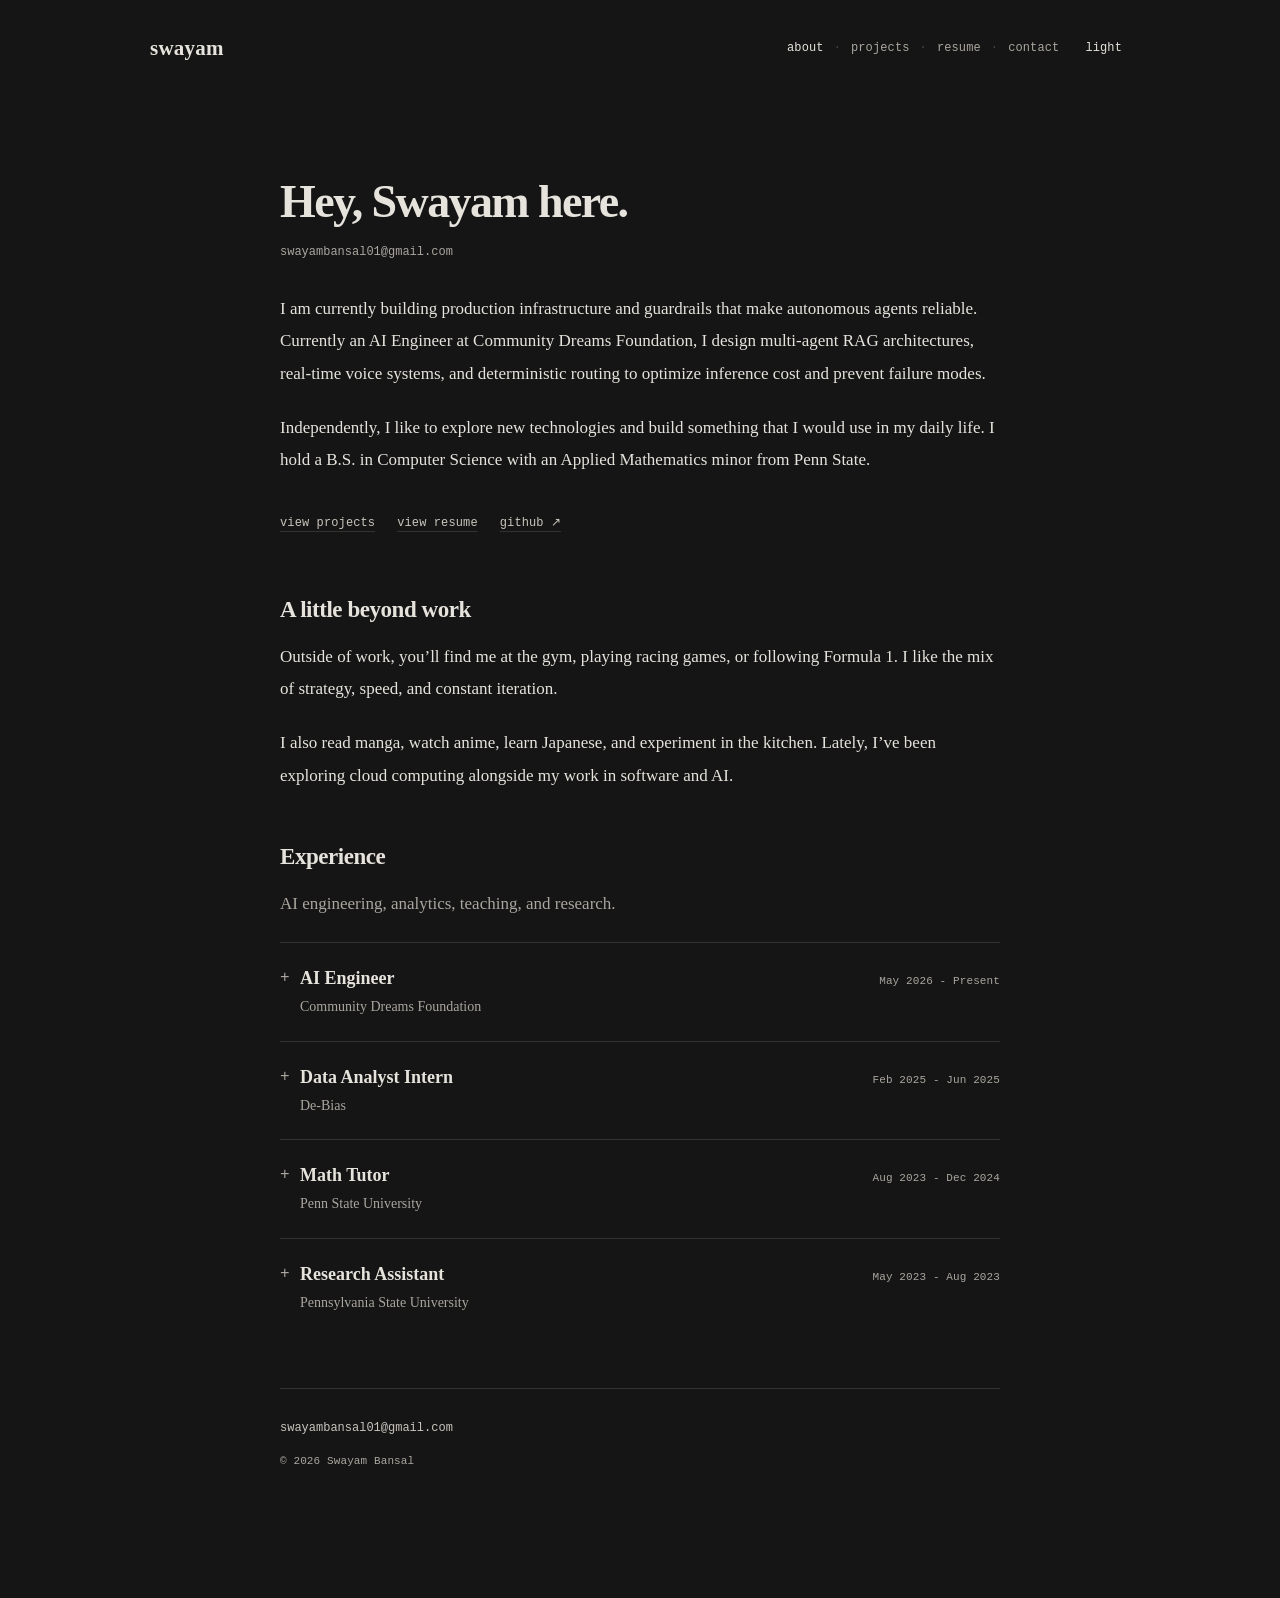
<file: index.html>
<!DOCTYPE html>
<html lang="en">
  <head>
    <meta charset="UTF-8" />
    <meta name="viewport" content="width=device-width, initial-scale=1.0" />
    <title>Swayam Bansal | About</title>
    <meta
      name="description"
      content="About and experience page for Swayam Bansal."
    />
    <link rel="stylesheet" href="styles.css?v=20261010-3" />
  </head>
  <body data-page="about">
    <div class="page-shell">
      <header class="site-header">
        <a class="brand" href="index.html">swayam</a>
        <div class="header-actions">
          <nav class="site-nav" aria-label="Primary navigation">
            <a href="index.html" aria-current="page">about</a>
            <a href="projects.html">projects</a>
            <a href="resume.html">resume</a>
            <a href="mailto:swayambansal01@gmail.com">contact</a>
          </nav>
          <button class="theme-toggle" type="button" aria-label="Toggle dark and light mode">
            <span class="theme-toggle-text">light</span>
          </button>
        </div>
      </header>

      <main class="content-column">
        <section class="hero">
          <h1>Hey, Swayam here.</h1>
          <a class="intro-email" href="mailto:swayambansal01@gmail.com">swayambansal01@gmail.com</a>
          <p class="hero-lead">
            I am currently building production infrastructure and guardrails that make autonomous agents reliable. Currently an AI Engineer at Community Dreams Foundation, I design multi-agent RAG architectures, real-time voice systems, and deterministic routing to optimize inference cost and prevent failure modes. 
          </p>
          <p class="hero-body">
            Independently, I like to explore new technologies and build something that I would use in my daily life. I hold a B.S. in Computer Science with an Applied Mathematics minor from Penn State.
          </p>
          <div class="hero-links">
            <a href="projects.html">view projects</a>
            <a href="resume.html">view resume</a>
            <a href="https://github.com/Swayam-Bansal">github ↗</a>
          </div>
        </section>

        <section id="about" class="section-block">
          <h2>A little beyond work</h2>
          <p>
            Outside of work, you’ll find me at the gym, playing racing games,
            or following Formula 1. I like the mix of strategy, speed, and
            constant iteration.
          </p>
          <p>
            I also read manga, watch anime, learn Japanese, and experiment in the
            kitchen. Lately, I’ve been exploring cloud computing alongside my
            work in software and AI.
          </p>
        </section>

        <section id="experience" class="section-block">
          <h2>Experience</h2>
          <p class="section-intro">
            AI engineering, analytics, teaching, and research.
          </p>
          <div id="experience-list" class="stack-list"></div>
        </section>
      </main>

      <footer class="site-footer site-footer-minimal">
        <a class="footer-email" href="mailto:swayambansal01@gmail.com"
          >swayambansal01@gmail.com</a
        >
        <p class="footer-meta">© <span id="year"></span> Swayam Bansal</p>
      </footer>
    </div>

    <script src="script.js?v=20261010-3"></script>
  </body>
</html>
</file>
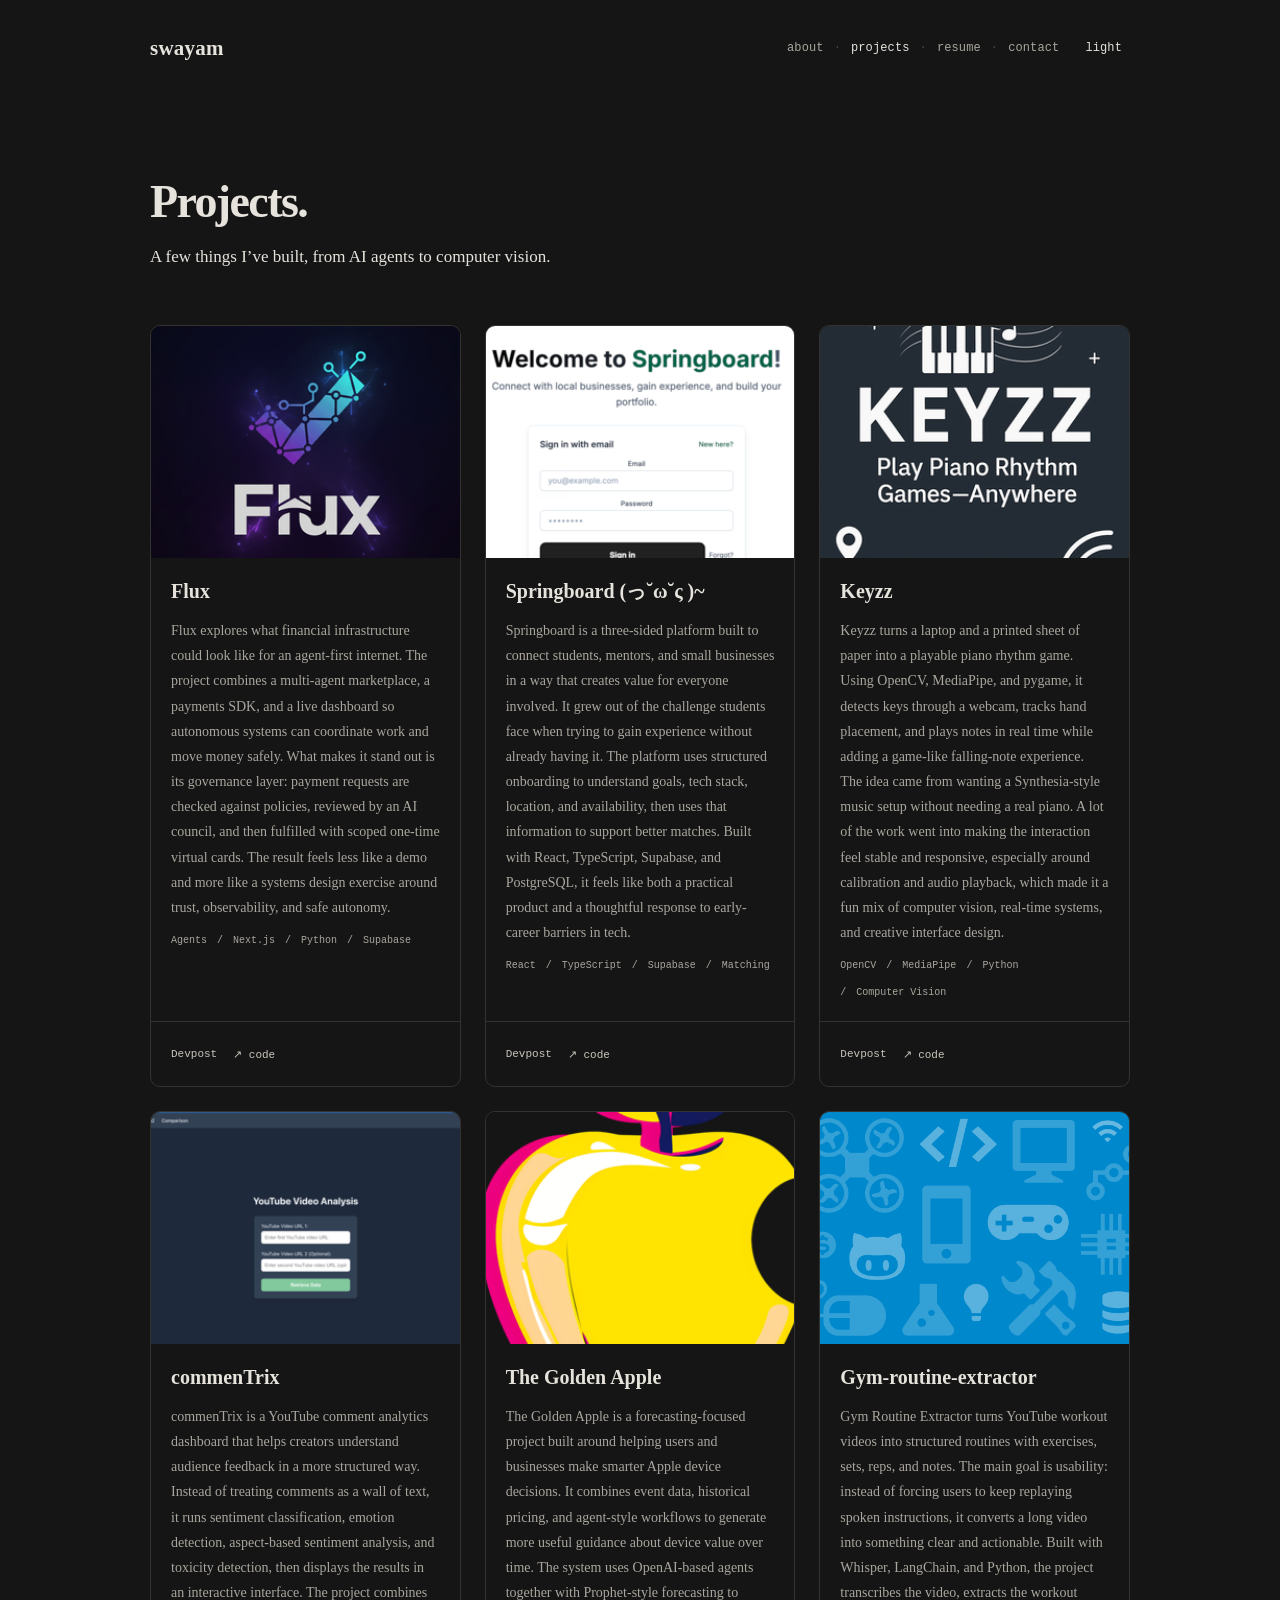
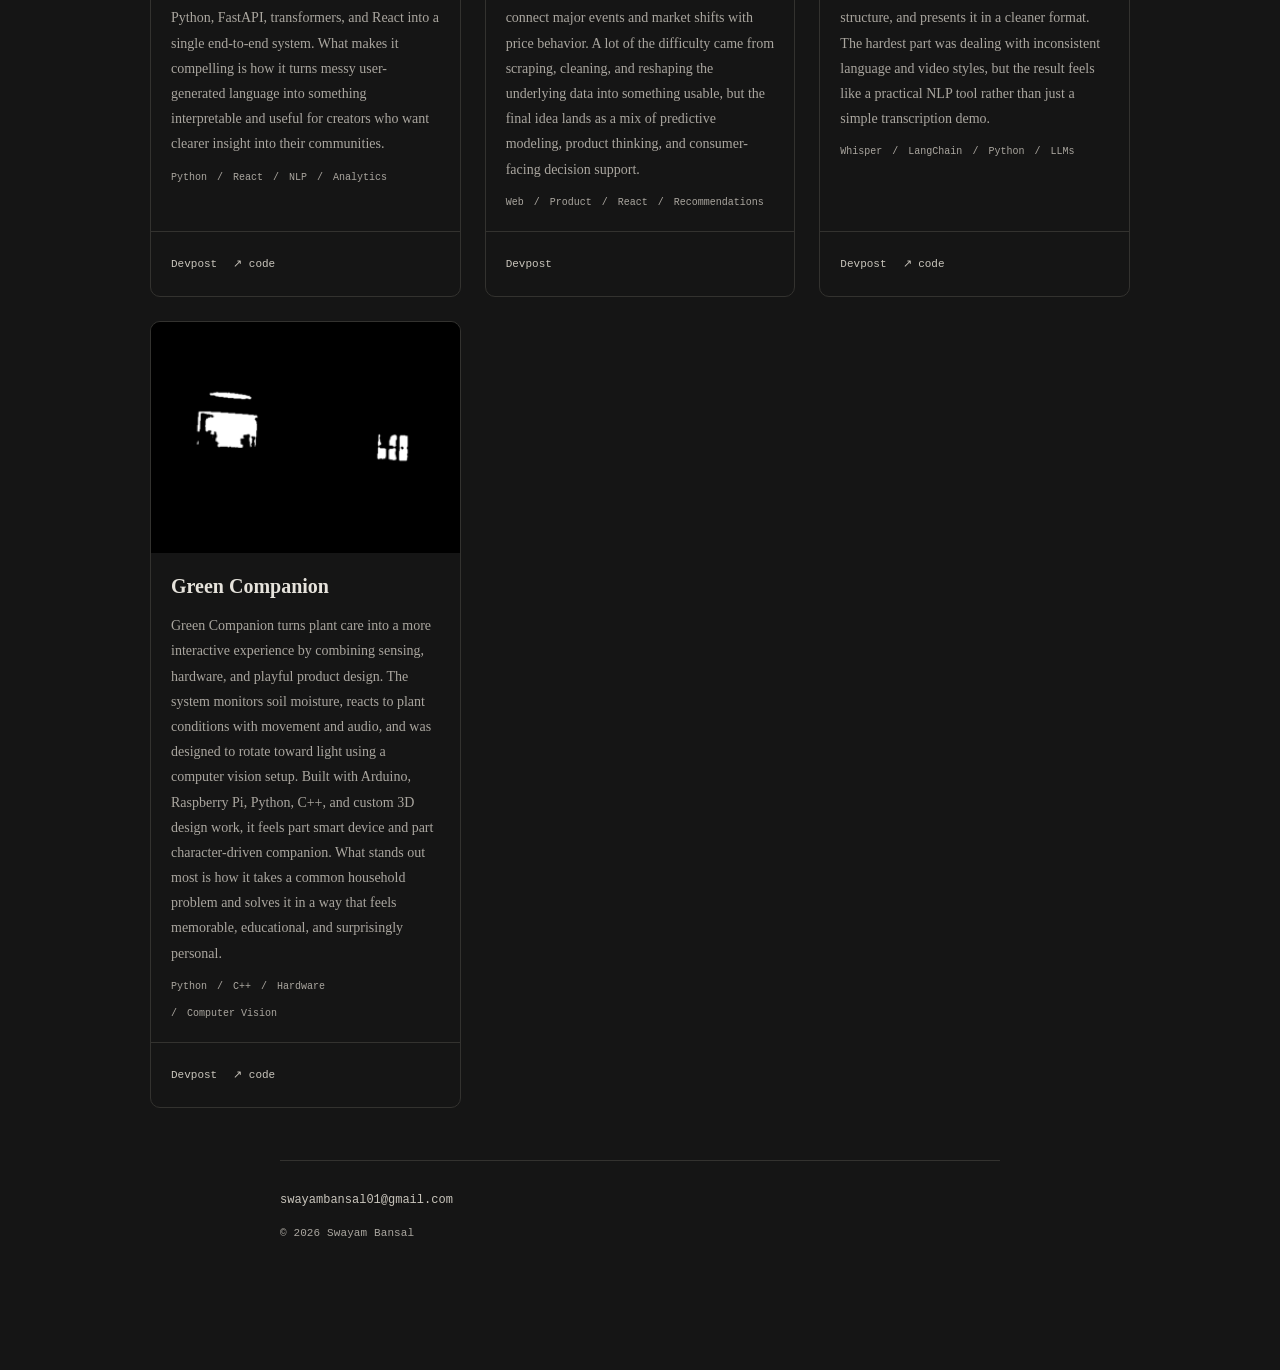
<file: projects.html>
<!DOCTYPE html>
<html lang="en">
  <head>
    <meta charset="UTF-8" />
    <meta name="viewport" content="width=device-width, initial-scale=1.0" />
    <title>Swayam Bansal | Projects</title>
    <meta
      name="description"
      content="Projects page for Swayam Bansal featuring Devpost work."
    />
    <link rel="stylesheet" href="styles.css?v=20261010-3" />
  </head>
  <body data-page="projects">
    <div class="page-shell">
      <header class="site-header">
        <a class="brand" href="index.html">swayam</a>
        <div class="header-actions">
          <nav class="site-nav" aria-label="Primary navigation">
            <a href="index.html">about</a>
            <a href="projects.html" aria-current="page">projects</a>
            <a href="resume.html">resume</a>
            <a href="mailto:swayambansal01@gmail.com">contact</a>
          </nav>
          <button class="theme-toggle" type="button" aria-label="Toggle dark and light mode">
            <span class="theme-toggle-text">light</span>
          </button>
        </div>
      </header>

      <main class="content-column">
        <section class="hero hero-compact">
          <h1>Projects.</h1>
          <p class="hero-lead">A few things I’ve built, from AI agents to computer vision.</p>
        </section>

        <section class="section-block">
          <div id="project-list" class="stack-list"></div>
        </section>
      </main>

      <footer class="site-footer site-footer-minimal">
        <a class="footer-email" href="mailto:swayambansal01@gmail.com"
          >swayambansal01@gmail.com</a
        >
        <p class="footer-meta">© <span id="year"></span> Swayam Bansal</p>
      </footer>
    </div>

    <script src="script.js?v=20261010-3"></script>
  </body>
</html>
</file>
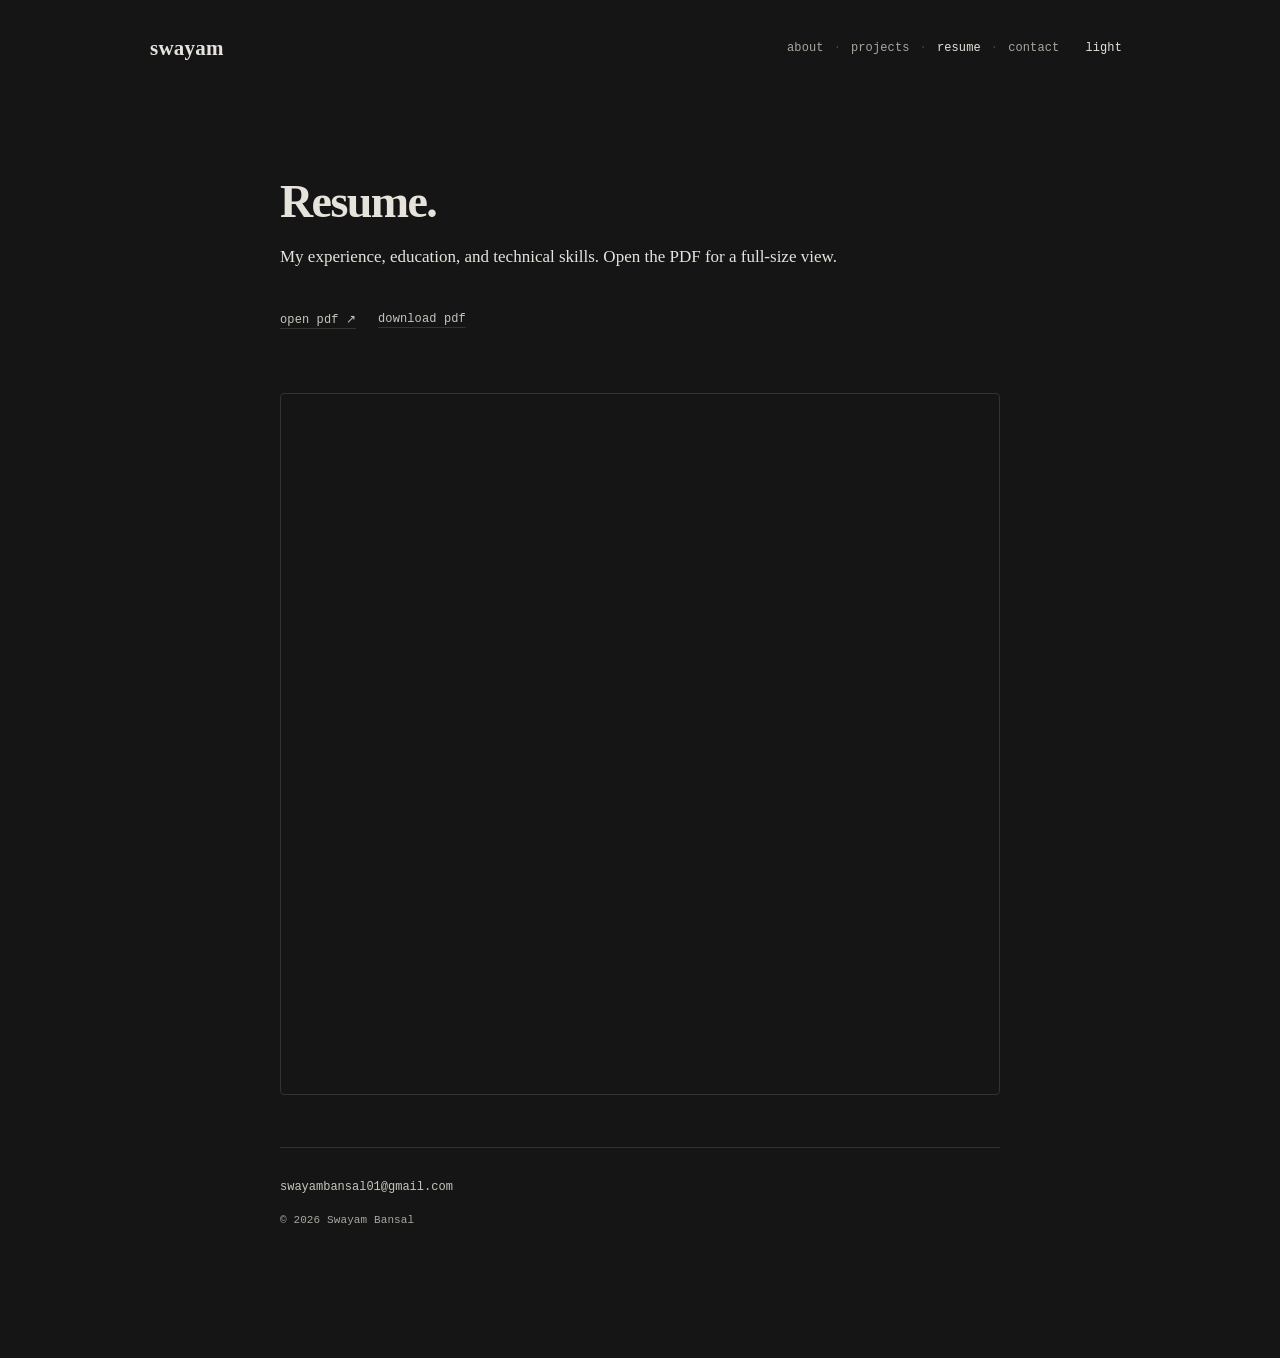
<file: resume.html>
<!DOCTYPE html>
<html lang="en">
  <head>
    <meta charset="UTF-8" />
    <meta name="viewport" content="width=device-width, initial-scale=1.0" />
    <title>Swayam Bansal | Resume</title>
    <meta
      name="description"
      content="Resume page for Swayam Bansal."
    />
    <link rel="stylesheet" href="styles.css?v=20261010-3" />
  </head>
  <body data-page="resume">
    <div class="page-shell">
      <header class="site-header">
        <a class="brand" href="index.html">swayam</a>
        <div class="header-actions">
          <nav class="site-nav" aria-label="Primary navigation">
            <a href="index.html">about</a>
            <a href="projects.html">projects</a>
            <a href="resume.html" aria-current="page">resume</a>
            <a href="mailto:swayambansal01@gmail.com">contact</a>
          </nav>
          <button class="theme-toggle" type="button" aria-label="Toggle dark and light mode">
            <span class="theme-toggle-text">light</span>
          </button>
        </div>
      </header>

      <main class="content-column">
        <section class="hero hero-compact">
          <h1>Resume.</h1>
          <p class="hero-lead">
            My experience, education, and technical skills. Open the PDF for a full-size view.
          </p>
          <div class="hero-links">
            <a href="assets/resume.pdf?v=20261010" target="_blank" rel="noreferrer">open pdf ↗</a>
            <a href="assets/resume.pdf?v=20261010" download="Swayam-Bansal-Resume.pdf">download pdf</a>
          </div>
        </section>

        <section class="section-block">
          <a class="resume-mobile-preview" href="assets/resume.pdf?v=20261010" target="_blank" rel="noreferrer" aria-label="Open Swayam Bansal's resume PDF in full size">
            <img src="assets/resume-preview.png" alt="Preview of Swayam Bansal's updated resume. Open the PDF using the links above to read or download the full document." />
            <span>Tap to open the full-size PDF ↗</span>
          </a>
          <div class="resume-frame">
            <iframe
              class="resume-embed"
              src="assets/resume.pdf?v=20261010#view=FitH"
              title="Swayam Bansal resume"
            ></iframe>
          </div>
        </section>
      </main>

      <footer class="site-footer site-footer-minimal">
        <a class="footer-email" href="mailto:swayambansal01@gmail.com"
          >swayambansal01@gmail.com</a
        >
        <p class="footer-meta">© <span id="year"></span> Swayam Bansal</p>
      </footer>
    </div>

    <script src="script.js?v=20261010-3"></script>
  </body>
</html>
</file>
<file: styles.css>
:root {
  --bg: #071019;
  --bg-elevated: #0b1726;
  --bg-soft: #0c1521;
  --panel: rgba(255, 255, 255, 0.035);
  --panel-strong: rgba(255, 255, 255, 0.05);
  --text: #ebf1f7;
  --muted: #9ca9b8;
  --line: rgba(157, 174, 194, 0.18);
  --line-strong: rgba(157, 174, 194, 0.3);
  --accent: #dff178;
  --accent-soft: #a8b8ff;
  --max-width: 760px;
  --sans: Georgia, "Times New Roman", serif;
  --ui: "Avenir Next", "Segoe UI", sans-serif;
  --mono: "SFMono-Regular", Menlo, Monaco, Consolas, monospace;
  --shadow-soft: 0 16px 48px rgba(0, 0, 0, 0.18);
  --shell-gutter: 32px;
}

/* Shared typography and colors across the portfolio. */
body[data-page] {
  --bg: #151515;
  --text: #e6e3dc;
  --muted: #aaa69f;
  --accent: #e6e3dc;
  --accent-soft: #c9c5bc;
  --line: #33322f;
  background: var(--bg);
  -webkit-font-smoothing: antialiased;
}

html[data-theme="light"] body[data-page] {
  --bg: #faf9f6;
  --text: #292824;
  --muted: #69665f;
  --accent: #292824;
  --accent-soft: #555149;
  --line: #dedbd4;
}

html[data-theme="light"] {
  --bg: #f3f6fa;
  --bg-elevated: #ffffff;
  --bg-soft: #eef2f6;
  --panel: rgba(255, 255, 255, 0.92);
  --panel-strong: rgba(255, 255, 255, 0.98);
  --text: #182432;
  --muted: #627181;
  --line: rgba(106, 124, 144, 0.18);
  --line-strong: rgba(106, 124, 144, 0.32);
  --accent: #1d3557;
  --accent-soft: #325d88;
  --shadow-soft: 0 12px 32px rgba(33, 52, 74, 0.08);
}

* {
  box-sizing: border-box;
}

html {
  scroll-behavior: smooth;
}

body {
  margin: 0;
  min-height: 100vh;
  color: var(--text);
  font-family: var(--sans);
  background:
    radial-gradient(circle at top right, rgba(168, 184, 255, 0.08), transparent 28%),
    radial-gradient(circle at top left, rgba(223, 241, 120, 0.05), transparent 22%),
    linear-gradient(180deg, var(--bg) 0%, var(--bg-elevated) 48%, var(--bg) 100%);
}

a {
  color: inherit;
}

p {
  margin: 0;
}

.page-shell {
  width: min(calc(100% - var(--shell-gutter)), 980px);
  margin: 0 auto;
  padding: 28px 0 56px;
}

.site-header {
  display: flex;
  flex-wrap: wrap;
  justify-content: space-between;
  gap: 14px 24px;
  padding-bottom: 18px;
  margin-bottom: 28px;
  border-bottom: 1px solid var(--line);
  font-family: var(--ui);
}

.header-actions {
  display: flex;
  flex-wrap: wrap;
  align-items: center;
  justify-content: flex-end;
  gap: 14px 18px;
}

.brand,
.site-nav a,
.hero-links a,
.theme-toggle,
.fact-label,
.item-meta,
.skill-label,
.footer-meta {
  font-family: var(--mono);
  font-size: 0.9rem;
  letter-spacing: 0.01em;
}

.brand {
  text-decoration: none;
  color: var(--accent);
}

.site-nav {
  display: flex;
  flex-wrap: wrap;
  gap: 10px;
}

.site-nav a {
  text-decoration: none;
  color: var(--muted);
}

.site-nav a[aria-current="page"] {
  color: var(--text);
}

.theme-toggle {
  min-width: 78px;
  height: 36px;
  padding: 0 14px;
  border: 1px solid var(--line);
  border-radius: 999px;
  background: var(--panel);
  color: var(--text);
  cursor: pointer;
  transition:
    border-color 180ms ease,
    transform 180ms ease,
    background 180ms ease;
}

.theme-toggle:hover,
.theme-toggle:focus-visible {
  transform: translateY(-1px);
  border-color: var(--line-strong);
}

.site-nav a::after {
  content: "·";
  margin-left: 10px;
  color: var(--line-strong);
}

.site-nav a:last-child::after {
  content: "";
  margin: 0;
}

.content-column,
.site-footer {
  width: min(100%, var(--max-width));
}

body[data-page="projects"] .content-column {
  width: 100%;
  max-width: none;
}

.hero,
.section-block,
.site-footer {
  margin: 0 auto 72px;
}

.hero-kicker,
.section-intro,
.site-footer p {
  color: var(--muted);
}

.hero-kicker {
  margin-bottom: 14px;
  font-family: var(--mono);
  font-size: 0.88rem;
  text-transform: lowercase;
}

.hero h1 {
  margin: 0 0 22px;
  max-width: 10.5ch;
  font-size: clamp(3.45rem, 8.8vw, 5.25rem);
  line-height: 0.92;
  letter-spacing: -0.05em;
  font-weight: 600;
}

.hero-compact h1 {
  font-size: clamp(2.9rem, 8vw, 4.4rem);
}

.hero-lead,
.hero-body,
.section-block p,
.resume-frame p,
.site-footer p {
  font-size: 1.15rem;
  line-height: 2;
}

.hero-body,
.section-block p + p {
  margin-top: 26px;
}

.hero-links,
.inline-facts {
  display: flex;
  flex-wrap: wrap;
  gap: 12px 18px;
  margin-top: 34px;
}

.hero-links a {
  color: var(--accent-soft);
  text-decoration: none;
}

.hero-links a:hover,
.site-nav a:hover,
.site-nav a:focus-visible,
.hero-links a:focus-visible {
  color: var(--text);
}

.section-block h2,
.site-footer h2 {
  margin: 0 0 22px;
  font-family: var(--ui);
  font-size: 1.05rem;
  font-weight: 600;
  letter-spacing: 0.08em;
  text-transform: uppercase;
  color: var(--accent);
}

.section-intro {
  margin-bottom: 30px;
}

#project-list {
  display: grid;
  grid-template-columns: repeat(3, minmax(0, 1fr));
  gap: 24px;
  width: 100%;
}

.stack-list {
  display: grid;
  gap: 34px;
}

.list-item {
  padding-top: 28px;
  border-top: 1px solid var(--line);
}

.project-card {
  display: flex;
  flex-direction: column;
  min-height: 100%;
  overflow: hidden;
  padding: 0;
  border: 1px solid var(--line);
  border-radius: 18px;
  background: linear-gradient(180deg, var(--panel-strong), var(--panel));
  transition:
    transform 180ms ease,
    border-color 180ms ease,
    box-shadow 180ms ease;
}

.project-card:hover {
  transform: translateY(-2px);
  border-color: var(--line-strong);
  box-shadow: var(--shadow-soft);
}

.project-card-image {
  display: block;
  aspect-ratio: 1.08 / 1;
  overflow: hidden;
  background: var(--bg-elevated);
}

.project-card-image img {
  width: 100%;
  height: 100%;
  object-fit: cover;
  display: block;
}

.project-card-body {
  padding: 15px 16px 12px;
}

.project-card-title-link {
  text-decoration: none;
}

.project-card-title {
  margin: 0;
  color: var(--text);
  font-family: var(--ui);
  font-size: 0.96rem;
  font-weight: 700;
  line-height: 1.3;
}

.project-card-tagline {
  margin-top: 8px;
  color: var(--muted);
  font-size: 0.81rem;
  line-height: 1.45;
  font-style: italic;
  display: -webkit-box;
  -webkit-box-orient: vertical;
  -webkit-line-clamp: 2;
  overflow: hidden;
}

.project-card-summary {
  margin-top: 12px;
  color: var(--text);
  font-size: 0.81rem;
  line-height: 1.5;
  display: -webkit-box;
  -webkit-box-orient: vertical;
  -webkit-line-clamp: 4;
  overflow: hidden;
}

.project-card-tags {
  margin-top: 12px;
}

.project-card-footer {
  margin-top: auto;
  padding: 11px 16px 13px;
  border-top: 1px solid var(--line);
}

.project-card-links {
  display: flex;
  flex-wrap: wrap;
  gap: 12px 16px;
}

.project-card-link {
  color: var(--accent-soft);
  text-decoration: none;
  font-family: var(--mono);
  font-size: 0.73rem;
}

.project-card-link code {
  color: inherit;
  background: transparent;
  padding: 0;
  font-family: var(--mono);
  font-size: inherit;
}

.list-item:first-child {
  padding-top: 0;
  border-top: 0;
}

.item-header {
  display: flex;
  flex-wrap: wrap;
  justify-content: space-between;
  gap: 8px 18px;
  align-items: baseline;
}

.item-title {
  margin: 0;
  font-size: 1.35rem;
  line-height: 1.45;
  font-weight: 600;
}

.item-meta {
  color: var(--muted);
}

.item-subtitle {
  margin-top: 10px;
  color: var(--muted);
  font-family: var(--ui);
  font-size: 1rem;
}

.item-description {
  margin-top: 18px;
  line-height: 1.95;
}

.tag-row,
.skills-list {
  display: flex;
  flex-wrap: wrap;
  gap: 10px;
}

.tag,
.skill-chip,
.fact-pill {
  padding: 6px 12px;
  border: 1px solid var(--line);
  border-radius: 999px;
  color: var(--muted);
  font-family: var(--ui);
  font-size: 0.96rem;
  background: rgba(255, 255, 255, 0.02);
}

.item-links {
  display: flex;
  flex-wrap: wrap;
  gap: 12px 18px;
  margin-top: 20px;
}

.item-links a {
  color: var(--accent-soft);
  text-decoration: none;
  font-family: var(--mono);
  font-size: 0.9rem;
}

.item-links a code {
  font-family: var(--mono);
  font-size: 0.9rem;
  color: inherit;
  background: transparent;
  padding: 0;
}

.bullet-list {
  margin: 22px 0 0;
  padding-left: 24px;
}

.bullet-list li {
  margin: 16px 0 0;
  color: var(--muted);
  line-height: 1.95;
}

.skill-group {
  width: 100%;
  padding-top: 18px;
  border-top: 1px solid var(--line);
}

.skill-group:first-child {
  padding-top: 0;
  border-top: 0;
}

.skill-label {
  margin-bottom: 12px;
  color: var(--accent);
}

.section-header-row {
  display: flex;
  flex-wrap: wrap;
  justify-content: space-between;
  gap: 14px 24px;
  align-items: end;
}

.compact-links {
  margin-top: 0;
}

.resume-frame {
  overflow: hidden;
  margin-top: 28px;
  border: 1px solid var(--line);
  border-radius: 16px;
  background: var(--bg-soft);
  height: clamp(520px, 78vh, 1120px);
}

.resume-embed {
  width: 100%;
  height: 100%;
  border: 0;
  display: block;
}

.site-footer {
  padding-top: 28px;
  border-top: 1px solid var(--line);
}

.site-footer-minimal {
  display: block;
}

.footer-email {
  display: inline-block;
  color: var(--accent-soft);
  text-decoration: none;
  font-family: var(--mono);
  font-size: 0.95rem;
}

.footer-meta {
  margin-top: 18px;
  color: var(--muted);
}

.experience-card {
  padding: 26px 28px 28px;
  border: 1px solid var(--line);
  border-radius: 18px;
  background:
    linear-gradient(180deg, rgba(255, 255, 255, 0.035), rgba(255, 255, 255, 0.015));
  box-shadow: 0 10px 32px rgba(0, 0, 0, 0.16);
}

.experience-card:first-child {
  padding-top: 26px;
  border-top: 1px solid var(--line);
}

.experience-card:first-child {
  border-top: 1px solid var(--line);
}

@media (max-width: 700px) {
  .page-shell {
    --shell-gutter: 22px;
    width: min(calc(100% - var(--shell-gutter)), 980px);
    padding-top: 20px;
  }

  .hero h1 {
    max-width: none;
    font-size: clamp(3rem, 13vw, 4.5rem);
  }

  .hero-lead,
  .hero-body,
  .section-block p,
  .resume-frame p,
  .site-footer p {
    font-size: 1.04rem;
    line-height: 1.8;
  }

  .resume-frame {
    height: clamp(420px, 72vh, 860px);
  }

  .header-actions {
    width: 100%;
    justify-content: space-between;
  }

  .theme-toggle {
    min-width: 72px;
  }
}

@media (max-width: 1100px) {
  #project-list {
    grid-template-columns: repeat(2, minmax(0, 1fr));
  }
}

@media (max-width: 720px) {
  #project-list {
    grid-template-columns: 1fr;
  }
}

/* Project images provide the color; surrounding surfaces stay quiet. */
body[data-page] #project-list { grid-template-columns: repeat(2, minmax(0, 1fr)); gap: 40px 28px; }
body[data-page] .project-card { border: 0; border-radius: 0; background: none; box-shadow: none; }
body[data-page] .project-card:hover { transform: none; box-shadow: none; }
body[data-page] .project-card-image { aspect-ratio: 1.6; border-radius: 4px; background: var(--bg); }
body[data-page] .project-card-body { padding: 18px 0; }
body[data-page] .project-card-title { font: 600 20px/1.3 var(--sans); }
body[data-page] .project-card-tagline { font: italic 15px/1.65 var(--sans); }
body[data-page] .project-card-summary { font: 15px/1.75 var(--sans); color: var(--muted); }
body[data-page] .project-card-footer { padding: 14px 0 0; }
body[data-page] .project-card-link { font-size: 11px; }
body[data-page] .tag { padding: 0; border: 0; background: none; font: 10px/1.7 var(--mono); }
body[data-page] .tag + .tag::before { content: "/"; margin-right: 10px; color: var(--muted); }
body[data-page] .resume-frame { border-radius: 4px; background: var(--bg); margin-top: 0; }
body[data-page] .page-shell { max-width: 1100px; padding-top: 26px; }
body[data-page] .site-header { border: 0; align-items: center; margin-bottom: 86px; }
body[data-page] .brand { font: 600 21px Georgia, serif; }
body[data-page] .site-nav a { font-size: 12px; }
body[data-page] .theme-toggle { min-width: 48px; height: 30px; padding: 0 8px; border: 0; background: transparent; font-size: 12px; }
body[data-page] .content-column,
body[data-page] .site-footer { width: min(100%, 720px); margin-inline: auto; }
body[data-page] .hero { margin-bottom: 52px; }
body[data-page] .hero h1 { max-width: none; font-size: clamp(34px, 5vw, 46px); line-height: 1.2; letter-spacing: -0.035em; margin-bottom: 12px; }
.intro-email { display: inline-block; color: var(--muted); font: 12px var(--mono); text-decoration: none; margin-bottom: 34px; }
body[data-page] .hero-lead,
body[data-page] .hero-body,
body[data-page] .section-block > p { font-size: 17px; line-height: 1.9; }
body[data-page] .hero-body,
body[data-page] .section-block p + p { margin-top: 22px; }
body[data-page] .hero-links { margin-top: 24px; gap: 22px; }
body[data-page] .hero-links a { font-size: 12px; text-decoration: underline; text-underline-offset: 5px; text-decoration-color: var(--line); }
body[data-page] .section-block { margin-bottom: 52px; }
body[data-page] .section-block h2 { font: 600 23px Georgia, serif; letter-spacing: -0.02em; text-transform: none; margin-bottom: 18px; }
body[data-page] .section-intro { font-size: 15px; margin-bottom: 22px; }
body[data-page] .stack-list { gap: 0; }
body[data-page] .experience-card { padding: 22px 0; border: 0; border-top: 1px solid var(--line); border-radius: 0; background: none; box-shadow: none; }
body[data-page] .experience-card summary { position: relative; padding-left: 20px; cursor: pointer; list-style: none; }
body[data-page] .experience-card summary::-webkit-details-marker { display: none; }
body[data-page] .experience-card summary::before { content: "+"; position: absolute; left: 0; top: 4px; color: var(--muted); font: 16px var(--mono); }
body[data-page] .experience-card[open] summary::before { content: "−"; }
body[data-page] .item-title { font-size: 18px; }
body[data-page] .item-meta { font-size: 11px; }
body[data-page] .item-subtitle { margin-top: 5px; font: 14px/1.6 var(--sans); }
body[data-page] .bullet-list { margin-top: 18px; padding-left: 36px; }
body[data-page] .bullet-list li { font-size: 15px; line-height: 1.8; margin-top: 12px; }
body[data-page] .footer-email { font-size: 12px; }
body[data-page] .footer-meta { font: 11px/1.6 var(--mono); }
body[data-page] a:hover { color: var(--text); }
body[data-page] :focus-visible { outline: 2px solid var(--muted); outline-offset: 5px; }
@media (max-width: 700px) {
  body[data-page] #project-list { grid-template-columns: 1fr; gap: 34px; }
  body[data-page] .page-shell { width: calc(100% - 40px); }
  body[data-page] .site-header { margin-bottom: 48px; gap: 18px; }
  body[data-page] .header-actions { gap: 8px; }
  body[data-page] .hero-lead,
  body[data-page] .hero-body,
  body[data-page] .section-block > p { font-size: 16px; }
  body[data-page] .item-header { flex-direction: column; gap: 3px; }
  body[data-page] .site-nav { gap: 7px; }
  body[data-page] .site-nav a::after { margin-left: 7px; }
}

/* Responsive gallery and touch-friendly shared layout. */
body[data-page="projects"] .content-column { width: 100%; max-width: 1100px; }
body[data-page="projects"] #project-list { grid-template-columns: repeat(3, minmax(0, 1fr)); gap: 24px; }
body[data-page="projects"] .project-card { min-width: 0; border: 1px solid var(--line); border-radius: 10px; overflow: hidden; }
body[data-page="projects"] .project-card-image { aspect-ratio: 4 / 3; border-radius: 0; }
body[data-page="projects"] .project-card-body { padding: 20px; }
body[data-page="projects"] .project-card-summary { display: block; overflow: visible; -webkit-line-clamp: unset; margin-top: 14px; font-size: 14px; line-height: 1.8; }
body[data-page="projects"] .project-card-footer { padding: 10px 20px; }
body[data-page="projects"] .project-card-links { gap: 16px; }
body[data-page] .project-card-link { display: inline-flex; align-items: center; min-height: 44px; }
body[data-page] .content-column, body[data-page] .header-actions { min-width: 0; }
body[data-page] .site-nav a { display: inline-flex; align-items: center; min-height: 44px; }
body[data-page] .theme-toggle { min-height: 44px; min-width: 44px; }
body[data-page] .hero-links a { display: inline-flex; align-items: center; min-height: 44px; }
body[data-page] .intro-email, body[data-page] .footer-email { overflow-wrap: anywhere; }
.resume-mobile-preview { display: none; }
@media (max-width: 1000px) {
  body[data-page="projects"] #project-list { grid-template-columns: repeat(2, minmax(0, 1fr)); }
}
@media (max-width: 600px) {
  body[data-page] .page-shell { width: calc(100% - 36px); padding: 18px 0 32px; }
  body[data-page] .site-header { gap: 10px; margin-bottom: 36px; }
  body[data-page] .header-actions { width: 100%; flex-wrap: nowrap; justify-content: space-between; gap: 4px; }
  body[data-page] .site-nav { gap: 12px; flex-wrap: nowrap; }
  body[data-page] .site-nav a { font-size: 11px; }
  body[data-page] .site-nav a::after { content: none; margin: 0; }
  body[data-page] .hero, body[data-page] .section-block { margin-bottom: 36px; }
  body[data-page] .hero h1 { font-size: clamp(30px, 8.5vw, 38px); }
  body[data-page] .hero-links { gap: 8px 20px; margin-top: 18px; }
  body[data-page] .intro-email { margin-bottom: 26px; }
  body[data-page="projects"] #project-list { grid-template-columns: minmax(0, 1fr); gap: 24px; }
  body[data-page="projects"] .project-card-summary { font-size: 15px; }
  body[data-page] .bullet-list { padding-left: 22px; }
  body[data-page="resume"] .resume-frame { display: none; }
  .resume-mobile-preview { display: block; text-decoration: none; }
  .resume-mobile-preview img { display: block; width: 100%; height: auto; border: 1px solid var(--line); border-radius: 4px; }
  .resume-mobile-preview span { display: block; padding: 16px 0; color: var(--muted); font: 12px/1.6 var(--mono); }
}
@media (prefers-reduced-motion: reduce) {
  html { scroll-behavior: auto; }
  *, *::before, *::after { transition: none !important; }
}
</file>
